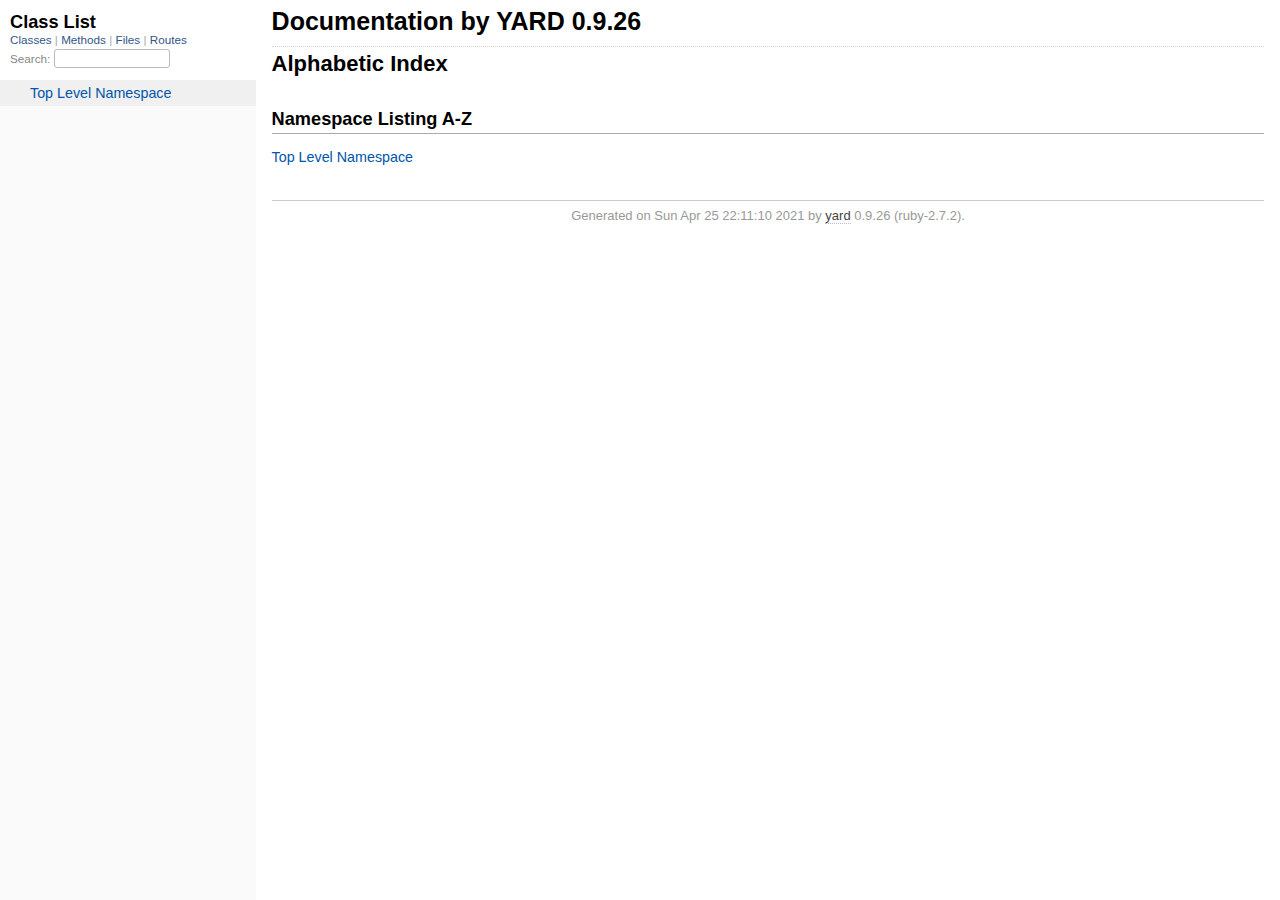
<file: doc/index.html>
<!DOCTYPE html>
<html>
  <head>
    <meta charset="utf-8">
<meta name="viewport" content="width=device-width, initial-scale=1.0">
<title>
  Documentation by YARD 0.9.26
  
</title>

  <link rel="stylesheet" href="css/style.css" type="text/css" />

  <link rel="stylesheet" href="css/common.css" type="text/css" />

<script type="text/javascript">
  pathId = null;
  relpath = '';
</script>


  <script type="text/javascript" charset="utf-8" src="js/jquery.js"></script>

  <script type="text/javascript" charset="utf-8" src="js/app.js"></script>

  <script type="text/javascript" charset="utf-8" src="js/custom.js"></script>


  </head>
  <body>
    <div class="nav_wrap">
      <iframe id="nav" src="class_list.html?1"></iframe>
      <div id="resizer"></div>
    </div>

    <div id="main" tabindex="-1">
      <div id="header">
        <div id="menu">
  
</div>

        <div id="search">
  
    <a class="full_list_link" id="class_list_link"
        href="class_list.html">

        <svg width="24" height="24">
          <rect x="0" y="4" width="24" height="4" rx="1" ry="1"></rect>
          <rect x="0" y="12" width="24" height="4" rx="1" ry="1"></rect>
          <rect x="0" y="20" width="24" height="4" rx="1" ry="1"></rect>
        </svg>
    </a>
  
</div>
        <div class="clear"></div>
      </div>

      <div id="content"><h1 class="noborder title">Documentation by YARD 0.9.26</h1>
<div id="listing">
  <h1 class="alphaindex">Alphabetic Index</h1>
  
<div class="clear"></div>
<h2>Namespace Listing A-Z</h2>


  <ul class="toplevel"><li><span class='object_link'><a href="top-level-namespace.html" title="Top Level Namespace (root)">Top Level Namespace</a></span></li></ul>



<table>
  <tr>
    <td valign='top' width="33%">
      
    </td>
  </tr>
</table>

</div>

</div>

      <div id="footer">
  Generated on Sun Apr 25 22:11:10 2021 by
  <a href="http://yardoc.org" title="Yay! A Ruby Documentation Tool" target="_parent">yard</a>
  0.9.26 (ruby-2.7.2).
</div>

    </div>
  </body>
</html>
</file>
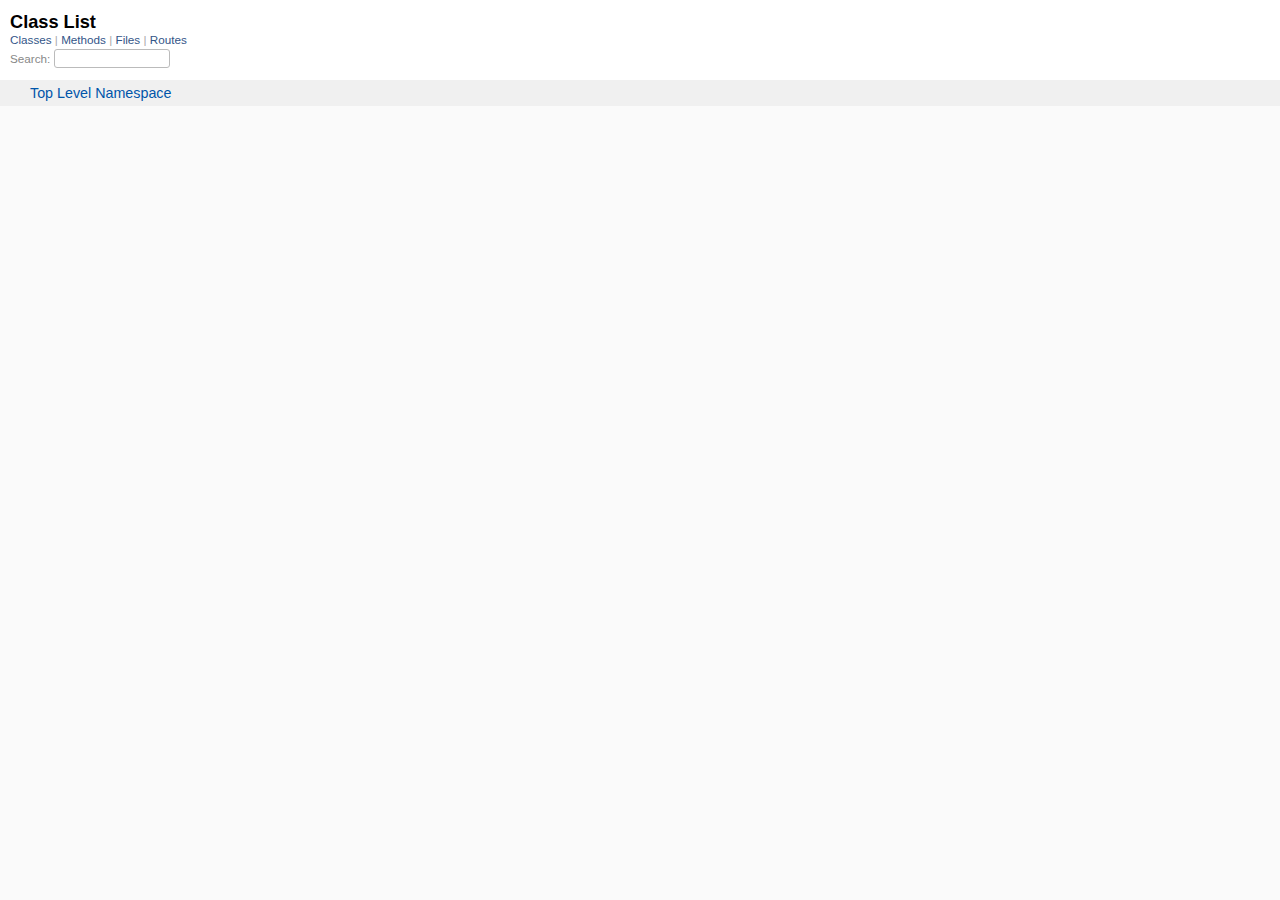
<file: doc/class_list.html>
<!DOCTYPE html>
<html>
  <head>
    <meta name="viewport" content="width=device-width, initial-scale=1.0">
    <meta charset="utf-8" />
    
      <link rel="stylesheet" href="css/full_list.css" type="text/css" media="screen" />
    
      <link rel="stylesheet" href="css/common.css" type="text/css" media="screen" />
    

    
      <script type="text/javascript" charset="utf-8" src="js/jquery.js"></script>
    
      <script type="text/javascript" charset="utf-8" src="js/full_list.js"></script>
    

    <title>Class List</title>
    <base id="base_target" target="_parent" />
  </head>
  <body>
    <div id="content">
      <div class="fixed_header">
        <h1 id="full_list_header">Class List</h1>
        <div id="full_list_nav">
          
            <span><a target="_self" href="class_list.html">
              Classes
            </a></span>
          
            <span><a target="_self" href="method_list.html">
              Methods
            </a></span>
          
            <span><a target="_self" href="file_list.html">
              Files
            </a></span>
          
            <span><a target="_self" href="route_list.html">
              Routes
            </a></span>
          
        </div>

        <div id="search">Search: <input type="text" /></div>
      </div>

      <ul id="full_list" class="class">
        <li id="object_" class="odd"><div class="item" style="padding-left:30px"><span class='object_link'><a href="top-level-namespace.html" title="Top Level Namespace (root)">Top Level Namespace</a></span></div></li>


      </ul>
    </div>
  </body>
</html>
</file>
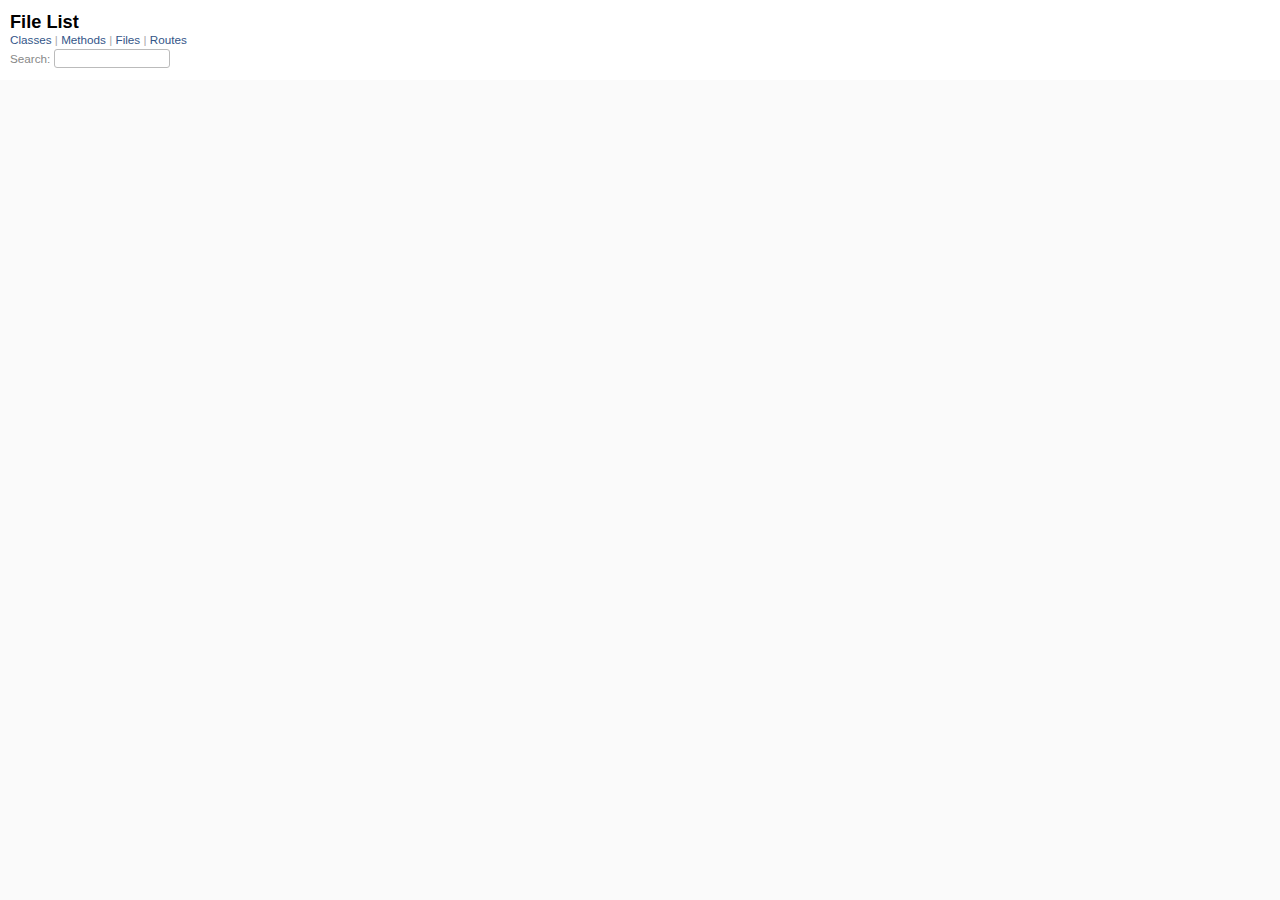
<file: doc/file_list.html>
<!DOCTYPE html>
<html>
  <head>
    <meta name="viewport" content="width=device-width, initial-scale=1.0">
    <meta charset="utf-8" />
    
      <link rel="stylesheet" href="css/full_list.css" type="text/css" media="screen" />
    
      <link rel="stylesheet" href="css/common.css" type="text/css" media="screen" />
    

    
      <script type="text/javascript" charset="utf-8" src="js/jquery.js"></script>
    
      <script type="text/javascript" charset="utf-8" src="js/full_list.js"></script>
    

    <title>File List</title>
    <base id="base_target" target="_parent" />
  </head>
  <body>
    <div id="content">
      <div class="fixed_header">
        <h1 id="full_list_header">File List</h1>
        <div id="full_list_nav">
          
            <span><a target="_self" href="class_list.html">
              Classes
            </a></span>
          
            <span><a target="_self" href="method_list.html">
              Methods
            </a></span>
          
            <span><a target="_self" href="file_list.html">
              Files
            </a></span>
          
            <span><a target="_self" href="route_list.html">
              Routes
            </a></span>
          
        </div>

        <div id="search">Search: <input type="text" /></div>
      </div>

      <ul id="full_list" class="file">
        


      </ul>
    </div>
  </body>
</html>
</file>
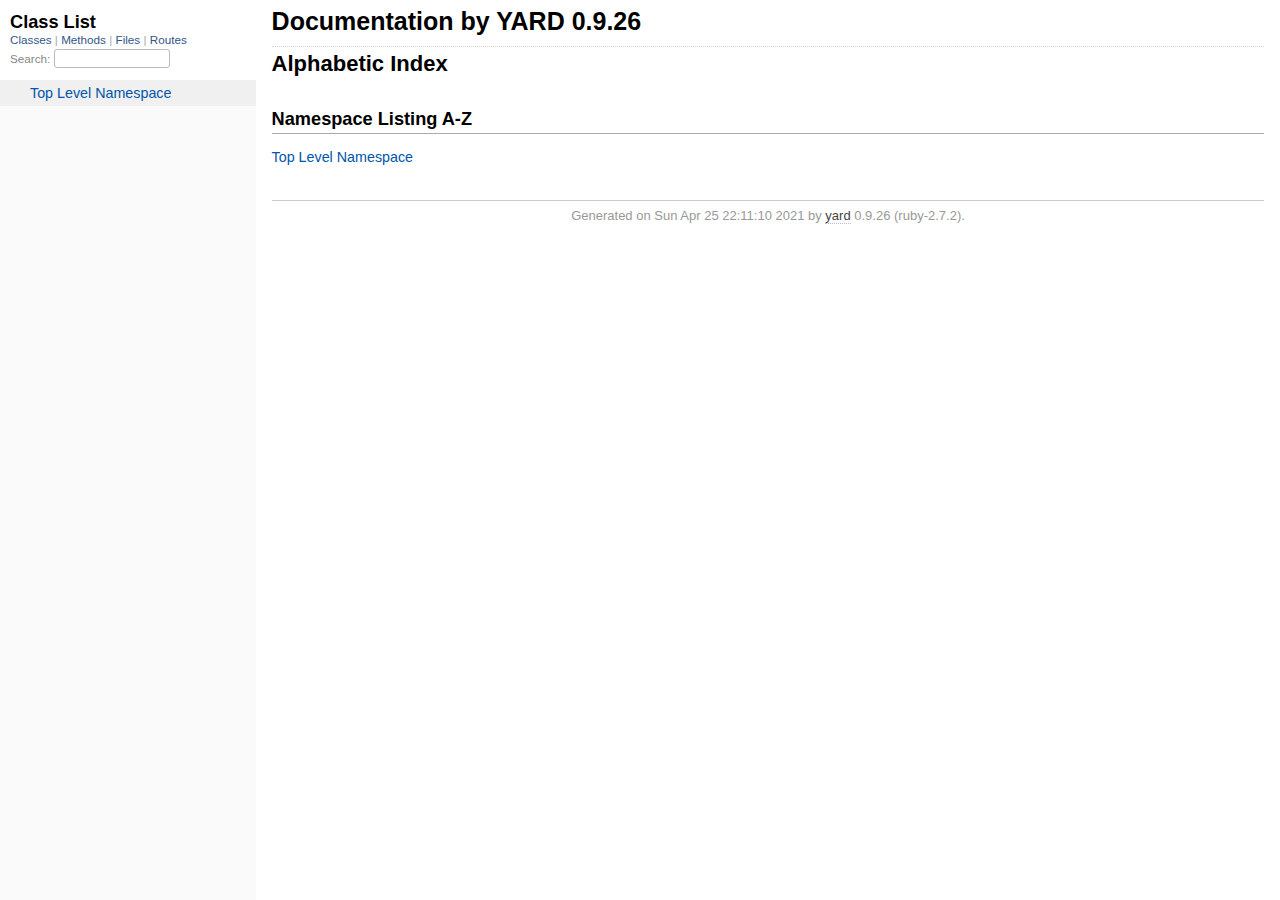
<file: doc/frames.html>
<!DOCTYPE html>
<html>
<head>
  <meta charset="utf-8">
	<title>Documentation by YARD 0.9.26</title>
</head>
<script type="text/javascript">
  var match = unescape(window.location.hash).match(/^#!(.+)/);
  var name = match ? match[1] : 'index.html';
  name = name.replace(/^(\w+):\/\//, '').replace(/^\/\//, '');
  window.top.location = name;
</script>
<noscript>
  <h1>Oops!</h1>
  <h2>YARD requires JavaScript!</h2>
</noscript>
</html>
</file>
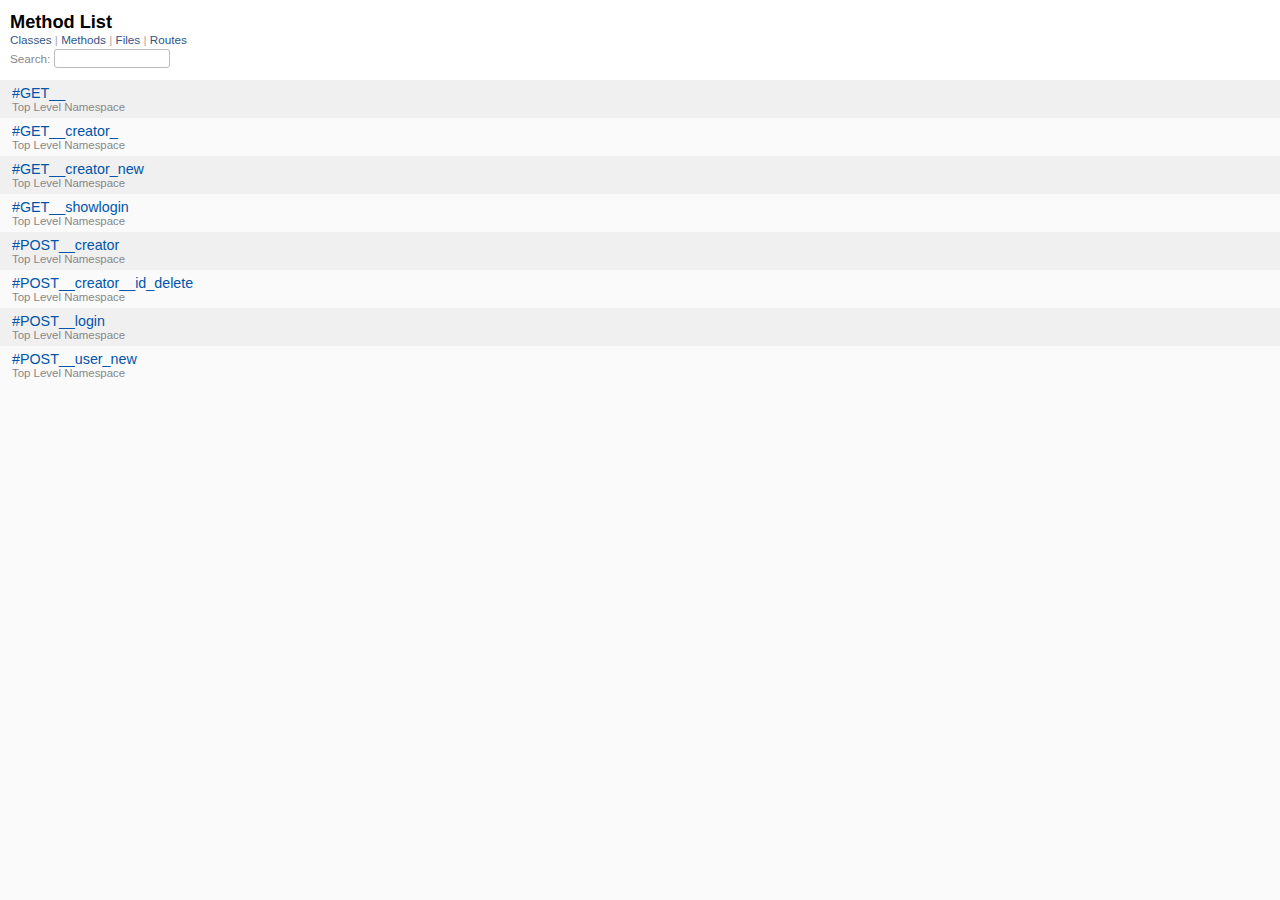
<file: doc/method_list.html>
<!DOCTYPE html>
<html>
  <head>
    <meta name="viewport" content="width=device-width, initial-scale=1.0">
    <meta charset="utf-8" />
    
      <link rel="stylesheet" href="css/full_list.css" type="text/css" media="screen" />
    
      <link rel="stylesheet" href="css/common.css" type="text/css" media="screen" />
    

    
      <script type="text/javascript" charset="utf-8" src="js/jquery.js"></script>
    
      <script type="text/javascript" charset="utf-8" src="js/full_list.js"></script>
    

    <title>Method List</title>
    <base id="base_target" target="_parent" />
  </head>
  <body>
    <div id="content">
      <div class="fixed_header">
        <h1 id="full_list_header">Method List</h1>
        <div id="full_list_nav">
          
            <span><a target="_self" href="class_list.html">
              Classes
            </a></span>
          
            <span><a target="_self" href="method_list.html">
              Methods
            </a></span>
          
            <span><a target="_self" href="file_list.html">
              Files
            </a></span>
          
            <span><a target="_self" href="route_list.html">
              Routes
            </a></span>
          
        </div>

        <div id="search">Search: <input type="text" /></div>
      </div>

      <ul id="full_list" class="method">
        

  <li class="odd ">
    <div class="item">
      <span class='object_link'><a href="top-level-namespace.html#GET__-instance_method" title="#GET__ (method)">#GET__</a></span>
      <small>Top Level Namespace</small>
    </div>
  </li>
  

  <li class="even ">
    <div class="item">
      <span class='object_link'><a href="top-level-namespace.html#GET__creator_-instance_method" title="#GET__creator_ (method)">#GET__creator_</a></span>
      <small>Top Level Namespace</small>
    </div>
  </li>
  

  <li class="odd ">
    <div class="item">
      <span class='object_link'><a href="top-level-namespace.html#GET__creator_new-instance_method" title="#GET__creator_new (method)">#GET__creator_new</a></span>
      <small>Top Level Namespace</small>
    </div>
  </li>
  

  <li class="even ">
    <div class="item">
      <span class='object_link'><a href="top-level-namespace.html#GET__showlogin-instance_method" title="#GET__showlogin (method)">#GET__showlogin</a></span>
      <small>Top Level Namespace</small>
    </div>
  </li>
  

  <li class="odd ">
    <div class="item">
      <span class='object_link'><a href="top-level-namespace.html#POST__creator-instance_method" title="#POST__creator (method)">#POST__creator</a></span>
      <small>Top Level Namespace</small>
    </div>
  </li>
  

  <li class="even ">
    <div class="item">
      <span class='object_link'><a href="top-level-namespace.html#POST__creator__id_delete-instance_method" title="#POST__creator__id_delete (method)">#POST__creator__id_delete</a></span>
      <small>Top Level Namespace</small>
    </div>
  </li>
  

  <li class="odd ">
    <div class="item">
      <span class='object_link'><a href="top-level-namespace.html#POST__login-instance_method" title="#POST__login (method)">#POST__login</a></span>
      <small>Top Level Namespace</small>
    </div>
  </li>
  

  <li class="even ">
    <div class="item">
      <span class='object_link'><a href="top-level-namespace.html#POST__user_new-instance_method" title="#POST__user_new (method)">#POST__user_new</a></span>
      <small>Top Level Namespace</small>
    </div>
  </li>
  


      </ul>
    </div>
  </body>
</html>
</file>
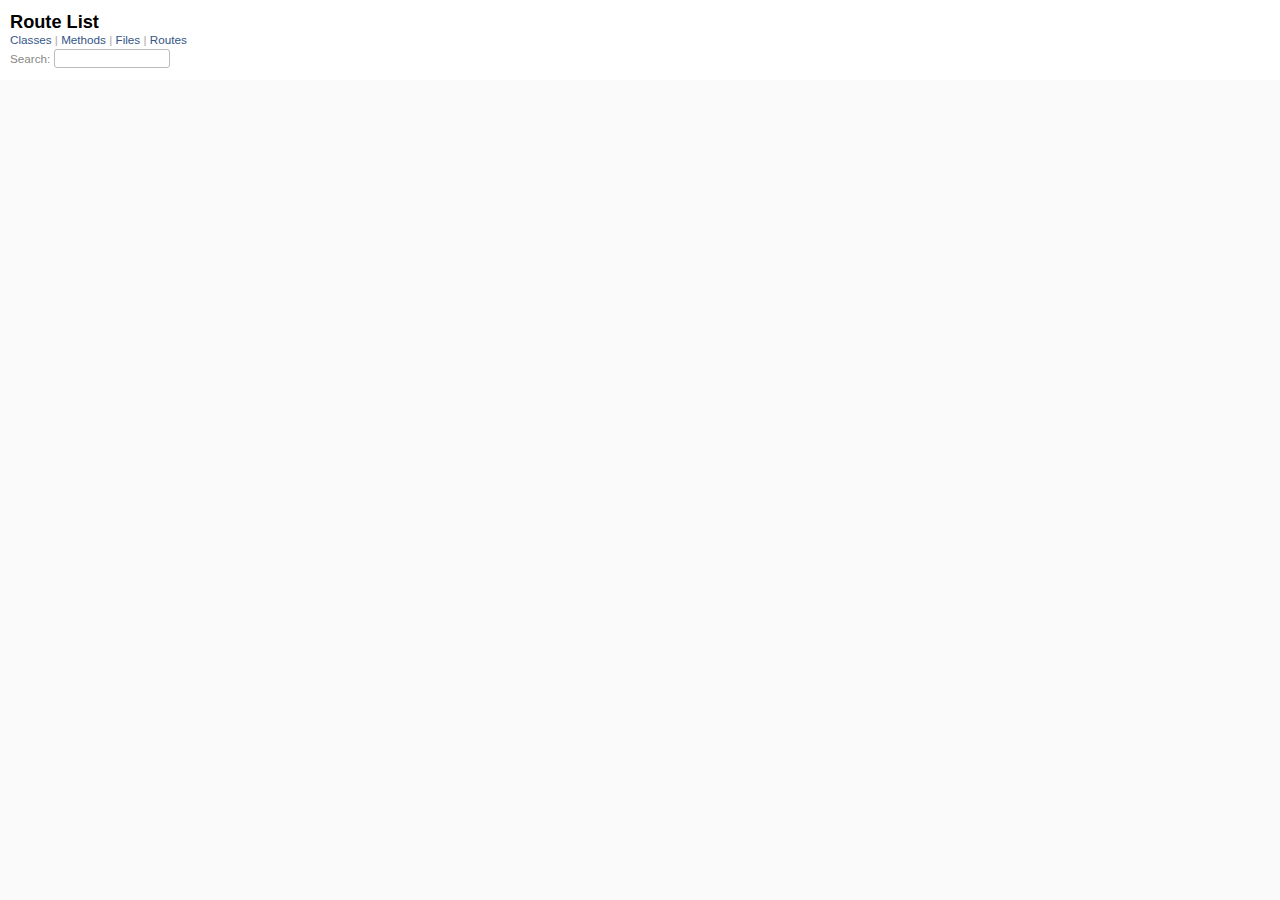
<file: doc/route_list.html>
<!DOCTYPE html>
<html>
  <head>
    <meta name="viewport" content="width=device-width, initial-scale=1.0">
    <meta charset="utf-8" />
    
      <link rel="stylesheet" href="css/full_list.css" type="text/css" media="screen" />
    
      <link rel="stylesheet" href="css/common.css" type="text/css" media="screen" />
    

    
      <script type="text/javascript" charset="utf-8" src="js/jquery.js"></script>
    
      <script type="text/javascript" charset="utf-8" src="js/full_list.js"></script>
    

    <title>Route List</title>
    <base id="base_target" target="_parent" />
  </head>
  <body>
    <div id="content">
      <div class="fixed_header">
        <h1 id="full_list_header">Route List</h1>
        <div id="full_list_nav">
          
            <span><a target="_self" href="class_list.html">
              Classes
            </a></span>
          
            <span><a target="_self" href="method_list.html">
              Methods
            </a></span>
          
            <span><a target="_self" href="file_list.html">
              Files
            </a></span>
          
            <span><a target="_self" href="route_list.html">
              Routes
            </a></span>
          
        </div>

        <div id="search">Search: <input type="text" /></div>
      </div>

      <ul id="full_list" class="class">
        


      </ul>
    </div>
  </body>
</html>
</file>
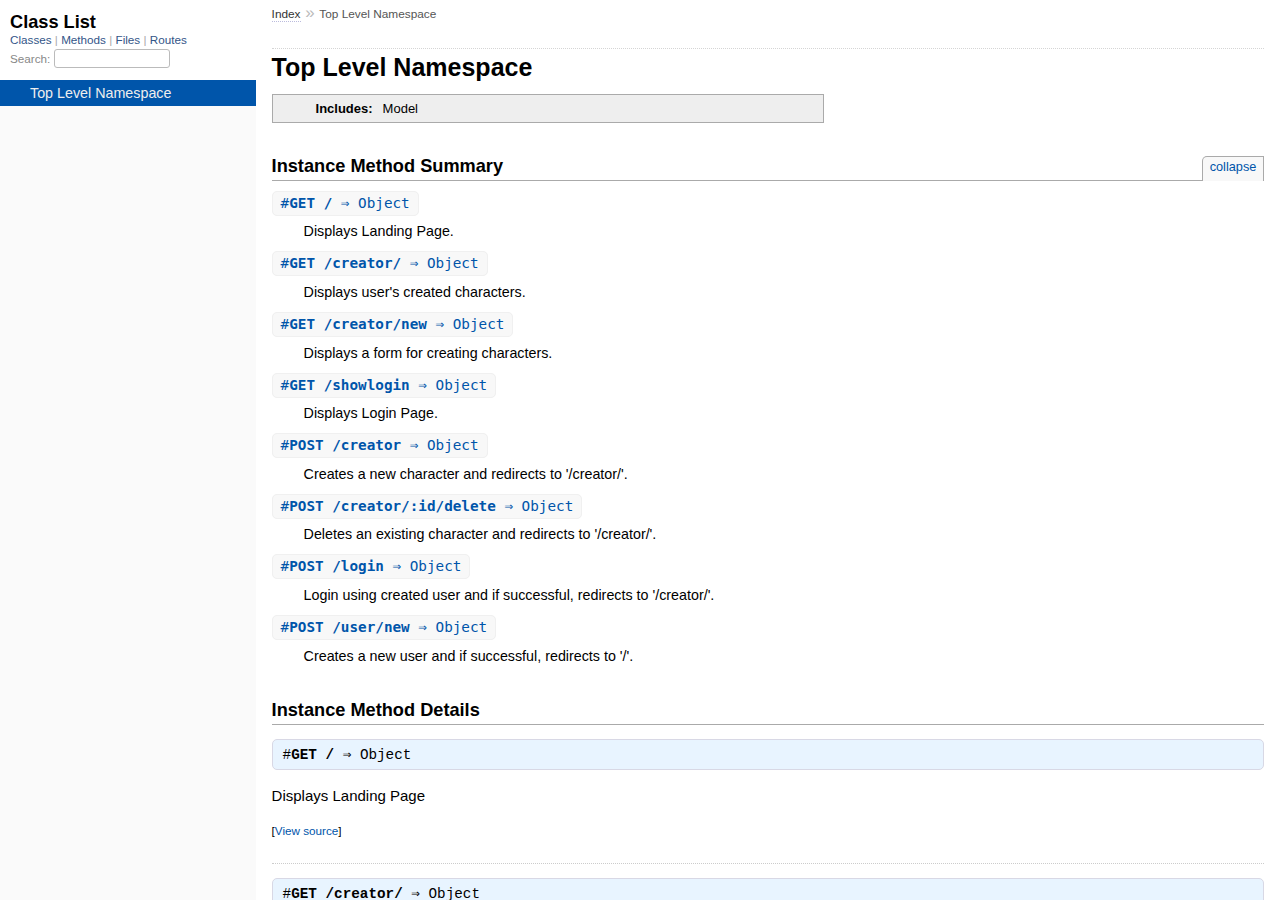
<file: doc/top-level-namespace.html>
<!DOCTYPE html>
<html>
  <head>
    <meta charset="utf-8">
<meta name="viewport" content="width=device-width, initial-scale=1.0">
<title>
  Top Level Namespace
  
    &mdash; Documentation by YARD 0.9.26
  
</title>

  <link rel="stylesheet" href="css/style.css" type="text/css" />

  <link rel="stylesheet" href="css/common.css" type="text/css" />

<script type="text/javascript">
  pathId = "";
  relpath = '';
</script>


  <script type="text/javascript" charset="utf-8" src="js/jquery.js"></script>

  <script type="text/javascript" charset="utf-8" src="js/app.js"></script>

  <script type="text/javascript" charset="utf-8" src="js/custom.js"></script>


  </head>
  <body>
    <div class="nav_wrap">
      <iframe id="nav" src="class_list.html?1"></iframe>
      <div id="resizer"></div>
    </div>

    <div id="main" tabindex="-1">
      <div id="header">
        <div id="menu">
  
    <a href="_index.html">Index</a> &raquo;
    
    
    <span class="title">Top Level Namespace</span>
  
</div>

        <div id="search">
  
    <a class="full_list_link" id="class_list_link"
        href="class_list.html">

        <svg width="24" height="24">
          <rect x="0" y="4" width="24" height="4" rx="1" ry="1"></rect>
          <rect x="0" y="12" width="24" height="4" rx="1" ry="1"></rect>
          <rect x="0" y="20" width="24" height="4" rx="1" ry="1"></rect>
        </svg>
    </a>
  
</div>
        <div class="clear"></div>
      </div>

      <div id="content"><h1>Top Level Namespace
  
  
  
</h1>
<div class="box_info">
  

  
  
  
  
  <dl>
      <dt>Includes:</dt>
      <dd>Model</dd>
  </dl>
  
  

  

  
</div>








  
    <h2>
      Instance Method Summary
      <small><a href="#" class="summary_toggle">collapse</a></small>
    </h2>

    <ul class="summary">
      
        <li class="public ">
  <span class="summary_signature">
    
      <a href="top-level-namespace.html#GET__-instance_method" title="#GET / (instance method)">#<strong>GET /</strong>  &#x21d2; Object </a>
    

    
  </span>
  
  
  
  
  
  
  

  
    <span class="summary_desc"><div class='inline'>
<p>Displays Landing Page.</p>
</div></span>
  
</li>

      
        <li class="public ">
  <span class="summary_signature">
    
      <a href="top-level-namespace.html#GET__creator_-instance_method" title="#GET /creator/ (instance method)">#<strong>GET /creator/</strong>  &#x21d2; Object </a>
    

    
  </span>
  
  
  
  
  
  
  

  
    <span class="summary_desc"><div class='inline'>
<p>Displays user&#39;s created characters.</p>
</div></span>
  
</li>

      
        <li class="public ">
  <span class="summary_signature">
    
      <a href="top-level-namespace.html#GET__creator_new-instance_method" title="#GET /creator/new (instance method)">#<strong>GET /creator/new</strong>  &#x21d2; Object </a>
    

    
  </span>
  
  
  
  
  
  
  

  
    <span class="summary_desc"><div class='inline'>
<p>Displays a form for creating characters.</p>
</div></span>
  
</li>

      
        <li class="public ">
  <span class="summary_signature">
    
      <a href="top-level-namespace.html#GET__showlogin-instance_method" title="#GET /showlogin (instance method)">#<strong>GET /showlogin</strong>  &#x21d2; Object </a>
    

    
  </span>
  
  
  
  
  
  
  

  
    <span class="summary_desc"><div class='inline'>
<p>Displays Login Page.</p>
</div></span>
  
</li>

      
        <li class="public ">
  <span class="summary_signature">
    
      <a href="top-level-namespace.html#POST__creator-instance_method" title="#POST /creator (instance method)">#<strong>POST /creator</strong>  &#x21d2; Object </a>
    

    
  </span>
  
  
  
  
  
  
  

  
    <span class="summary_desc"><div class='inline'>
<p>Creates a new character and redirects to &#39;/creator/&#39;.</p>
</div></span>
  
</li>

      
        <li class="public ">
  <span class="summary_signature">
    
      <a href="top-level-namespace.html#POST__creator__id_delete-instance_method" title="#POST /creator/:id/delete (instance method)">#<strong>POST /creator/:id/delete</strong>  &#x21d2; Object </a>
    

    
  </span>
  
  
  
  
  
  
  

  
    <span class="summary_desc"><div class='inline'>
<p>Deletes an existing character and redirects to &#39;/creator/&#39;.</p>
</div></span>
  
</li>

      
        <li class="public ">
  <span class="summary_signature">
    
      <a href="top-level-namespace.html#POST__login-instance_method" title="#POST /login (instance method)">#<strong>POST /login</strong>  &#x21d2; Object </a>
    

    
  </span>
  
  
  
  
  
  
  

  
    <span class="summary_desc"><div class='inline'>
<p>Login using created user and if successful, redirects to &#39;/creator/&#39;.</p>
</div></span>
  
</li>

      
        <li class="public ">
  <span class="summary_signature">
    
      <a href="top-level-namespace.html#POST__user_new-instance_method" title="#POST /user/new (instance method)">#<strong>POST /user/new</strong>  &#x21d2; Object </a>
    

    
  </span>
  
  
  
  
  
  
  

  
    <span class="summary_desc"><div class='inline'>
<p>Creates a new user and if successful, redirects to &#39;/&#39;.</p>
</div></span>
  
</li>

      
    </ul>
  


  

  <div id="instance_method_details" class="method_details_list">
    <h2>Instance Method Details</h2>

    
      <div class="method_details first">
  <h3 class="signature first" id="GET__-instance_method">
  
    #<strong>GET /</strong>  &#x21d2; <tt>Object</tt> 
  

  

  
</h3><div class="docstring">
  <div class="discussion">
    
<p>Displays Landing Page</p>


  </div>
</div>
<div class="tags">
  



</div><table class="source_code">
  <tr>
    <td>
      <pre class="lines">


10
11
12</pre>
    </td>
    <td>
      <pre class="code"><span class="info file"># File 'app.rb', line 10</span>

<span class='id identifier rubyid_get'>get</span><span class='lparen'>(</span><span class='tstring'><span class='tstring_beg'>&#39;</span><span class='tstring_content'>/</span><span class='tstring_end'>&#39;</span></span><span class='rparen'>)</span> <span class='kw'>do</span>
    <span class='id identifier rubyid_slim'>slim</span><span class='lparen'>(</span><span class='symbol'>:register</span><span class='rparen'>)</span>
<span class='kw'>end</span></pre>
    </td>
  </tr>
</table>
</div>
    
      <div class="method_details ">
  <h3 class="signature " id="GET__creator_-instance_method">
  
    #<strong>GET /creator/</strong>  &#x21d2; <tt>Object</tt> 
  

  

  
</h3><div class="docstring">
  <div class="discussion">
    
<p>Displays user&#39;s created characters</p>


  </div>
</div>
<div class="tags">
  



</div><table class="source_code">
  <tr>
    <td>
      <pre class="lines">


65
66
67
68
69
70
71</pre>
    </td>
    <td>
      <pre class="code"><span class="info file"># File 'app.rb', line 65</span>

<span class='id identifier rubyid_get'>get</span><span class='lparen'>(</span><span class='tstring'><span class='tstring_beg'>&#39;</span><span class='tstring_content'>/creator/</span><span class='tstring_end'>&#39;</span></span><span class='rparen'>)</span> <span class='kw'>do</span>
    <span class='id identifier rubyid_id'>id</span> <span class='op'>=</span> <span class='id identifier rubyid_session'>session</span><span class='lbracket'>[</span><span class='symbol'>:id</span><span class='rbracket'>]</span><span class='period'>.</span><span class='id identifier rubyid_to_i'>to_i</span>
    <span class='id identifier rubyid_db'>db</span> <span class='op'>=</span> <span class='const'>SQLite3</span><span class='op'>::</span><span class='const'>Database</span><span class='period'>.</span><span class='id identifier rubyid_new'>new</span><span class='lparen'>(</span><span class='tstring'><span class='tstring_beg'>&#39;</span><span class='tstring_content'>db/charactercreator.db</span><span class='tstring_end'>&#39;</span></span><span class='rparen'>)</span>
    <span class='id identifier rubyid_db'>db</span><span class='period'>.</span><span class='id identifier rubyid_results_as_hash'>results_as_hash</span> <span class='op'>=</span> <span class='kw'>true</span>
    <span class='id identifier rubyid_result'>result</span> <span class='op'>=</span> <span class='id identifier rubyid_db'>db</span><span class='period'>.</span><span class='id identifier rubyid_execute'>execute</span><span class='lparen'>(</span><span class='tstring'><span class='tstring_beg'>&quot;</span><span class='tstring_content'>SELECT * FROM character WHERE user_id = ?</span><span class='tstring_end'>&quot;</span></span><span class='comma'>,</span><span class='id identifier rubyid_id'>id</span><span class='rparen'>)</span>
    <span class='id identifier rubyid_slim'>slim</span><span class='lparen'>(</span><span class='symbol'>:&quot;creator/index&quot;</span><span class='comma'>,</span><span class='label'>locals:</span><span class='lbrace'>{</span><span class='label'>character:</span><span class='id identifier rubyid_result'>result</span><span class='rbrace'>}</span><span class='rparen'>)</span>
<span class='kw'>end</span></pre>
    </td>
  </tr>
</table>
</div>
    
      <div class="method_details ">
  <h3 class="signature " id="GET__creator_new-instance_method">
  
    #<strong>GET /creator/new</strong>  &#x21d2; <tt>Object</tt> 
  

  

  
</h3><div class="docstring">
  <div class="discussion">
    
<p>Displays a form for creating characters</p>


  </div>
</div>
<div class="tags">
  



</div><table class="source_code">
  <tr>
    <td>
      <pre class="lines">


75
76
77
78
79
80
81
82</pre>
    </td>
    <td>
      <pre class="code"><span class="info file"># File 'app.rb', line 75</span>

<span class='id identifier rubyid_get'>get</span><span class='lparen'>(</span><span class='tstring'><span class='tstring_beg'>&#39;</span><span class='tstring_content'>/creator/new</span><span class='tstring_end'>&#39;</span></span><span class='rparen'>)</span> <span class='kw'>do</span>
    <span class='id identifier rubyid_id'>id</span> <span class='op'>=</span> <span class='id identifier rubyid_session'>session</span><span class='lbracket'>[</span><span class='symbol'>:id</span><span class='rbracket'>]</span><span class='period'>.</span><span class='id identifier rubyid_to_i'>to_i</span>
    <span class='id identifier rubyid_db'>db</span> <span class='op'>=</span> <span class='const'>SQLite3</span><span class='op'>::</span><span class='const'>Database</span><span class='period'>.</span><span class='id identifier rubyid_new'>new</span><span class='lparen'>(</span><span class='tstring'><span class='tstring_beg'>&#39;</span><span class='tstring_content'>db/charactercreator.db</span><span class='tstring_end'>&#39;</span></span><span class='rparen'>)</span>
    <span class='id identifier rubyid_db'>db</span><span class='period'>.</span><span class='id identifier rubyid_results_as_hash'>results_as_hash</span> <span class='op'>=</span> <span class='kw'>true</span>
    <span class='id identifier rubyid_result'>result</span> <span class='op'>=</span> <span class='id identifier rubyid_db'>db</span><span class='period'>.</span><span class='id identifier rubyid_execute'>execute</span><span class='lparen'>(</span><span class='tstring'><span class='tstring_beg'>&quot;</span><span class='tstring_content'>SELECT * FROM race</span><span class='tstring_end'>&quot;</span></span><span class='rparen'>)</span>
    <span class='id identifier rubyid_result2'>result2</span> <span class='op'>=</span> <span class='id identifier rubyid_db'>db</span><span class='period'>.</span><span class='id identifier rubyid_execute'>execute</span><span class='lparen'>(</span><span class='tstring'><span class='tstring_beg'>&quot;</span><span class='tstring_content'>SELECT * FROM klass</span><span class='tstring_end'>&quot;</span></span><span class='rparen'>)</span>
    <span class='id identifier rubyid_slim'>slim</span><span class='lparen'>(</span><span class='symbol'>:&quot;creator/new&quot;</span><span class='comma'>,</span><span class='label'>locals:</span><span class='lbrace'>{</span><span class='label'>race:</span><span class='id identifier rubyid_result'>result</span><span class='comma'>,</span><span class='label'>klass:</span><span class='id identifier rubyid_result2'>result2</span><span class='rbrace'>}</span><span class='rparen'>)</span>
<span class='kw'>end</span></pre>
    </td>
  </tr>
</table>
</div>
    
      <div class="method_details ">
  <h3 class="signature " id="GET__showlogin-instance_method">
  
    #<strong>GET /showlogin</strong>  &#x21d2; <tt>Object</tt> 
  

  

  
</h3><div class="docstring">
  <div class="discussion">
    
<p>Displays Login Page</p>


  </div>
</div>
<div class="tags">
  



</div><table class="source_code">
  <tr>
    <td>
      <pre class="lines">


16
17
18</pre>
    </td>
    <td>
      <pre class="code"><span class="info file"># File 'app.rb', line 16</span>

<span class='id identifier rubyid_get'>get</span><span class='lparen'>(</span><span class='tstring'><span class='tstring_beg'>&#39;</span><span class='tstring_content'>/showlogin</span><span class='tstring_end'>&#39;</span></span><span class='rparen'>)</span> <span class='kw'>do</span>
    <span class='id identifier rubyid_slim'>slim</span><span class='lparen'>(</span><span class='symbol'>:login</span><span class='rparen'>)</span>
<span class='kw'>end</span></pre>
    </td>
  </tr>
</table>
</div>
    
      <div class="method_details ">
  <h3 class="signature " id="POST__creator-instance_method">
  
    #<strong>POST /creator</strong>  &#x21d2; <tt>Object</tt> 
  

  

  
</h3><div class="docstring">
  <div class="discussion">
    
<p>Creates a new character and redirects to &#39;/creator/&#39;</p>


  </div>
</div>
<div class="tags">
  <p class="tag_title">Parameters:</p>
<ul class="param">
  
    <li>
      
        <span class='name'>race,</span>
      
      
        <span class='type'>(<tt>String</tt>)</span>
      
      
      
        &mdash;
        <div class='inline'>
<p>the character&#39;s race</p>
</div>
      
    </li>
  
    <li>
      
        <span class='name'>klass,</span>
      
      
        <span class='type'>(<tt>String</tt>)</span>
      
      
      
        &mdash;
        <div class='inline'>
<p>the character&#39;s class</p>
</div>
      
    </li>
  
    <li>
      
        <span class='name'>name,</span>
      
      
        <span class='type'>(<tt>String</tt>)</span>
      
      
      
        &mdash;
        <div class='inline'>
<p>the character&#39;s name</p>
</div>
      
    </li>
  
    <li>
      
        <span class='name'>age,</span>
      
      
        <span class='type'>(<tt>Integer</tt>)</span>
      
      
      
        &mdash;
        <div class='inline'>
<p>the character&#39;s age</p>
</div>
      
    </li>
  
    <li>
      
        <span class='name'>spec,</span>
      
      
        <span class='type'>(<tt>String</tt>)</span>
      
      
      
        &mdash;
        <div class='inline'>
<p>the character&#39;s specialization</p>
</div>
      
    </li>
  
</ul>




</div><table class="source_code">
  <tr>
    <td>
      <pre class="lines">


92
93
94
95
96
97
98
99
100
101
102
103
104
105</pre>
    </td>
    <td>
      <pre class="code"><span class="info file"># File 'app.rb', line 92</span>

<span class='id identifier rubyid_post'>post</span><span class='lparen'>(</span><span class='tstring'><span class='tstring_beg'>&#39;</span><span class='tstring_content'>/creator</span><span class='tstring_end'>&#39;</span></span><span class='rparen'>)</span> <span class='kw'>do</span>
    <span class='id identifier rubyid_db'>db</span> <span class='op'>=</span> <span class='const'>SQLite3</span><span class='op'>::</span><span class='const'>Database</span><span class='period'>.</span><span class='id identifier rubyid_new'>new</span><span class='lparen'>(</span><span class='tstring'><span class='tstring_beg'>&#39;</span><span class='tstring_content'>db/charactercreator.db</span><span class='tstring_end'>&#39;</span></span><span class='rparen'>)</span>
    <span class='id identifier rubyid_id'>id</span> <span class='op'>=</span> <span class='id identifier rubyid_session'>session</span><span class='lbracket'>[</span><span class='symbol'>:id</span><span class='rbracket'>]</span><span class='period'>.</span><span class='id identifier rubyid_to_i'>to_i</span>
    <span class='id identifier rubyid_race'>race</span> <span class='op'>=</span> <span class='id identifier rubyid_params'>params</span><span class='lbracket'>[</span><span class='symbol'>:race</span><span class='rbracket'>]</span>
    <span class='id identifier rubyid_klass'>klass</span> <span class='op'>=</span> <span class='id identifier rubyid_params'>params</span><span class='lbracket'>[</span><span class='symbol'>:klass</span><span class='rbracket'>]</span>
    <span class='id identifier rubyid_name'>name</span> <span class='op'>=</span> <span class='id identifier rubyid_params'>params</span><span class='lbracket'>[</span><span class='symbol'>:name</span><span class='rbracket'>]</span>
    <span class='id identifier rubyid_age'>age</span> <span class='op'>=</span> <span class='id identifier rubyid_params'>params</span><span class='lbracket'>[</span><span class='symbol'>:age</span><span class='rbracket'>]</span>

    <span class='id identifier rubyid_klass_id'>klass_id</span> <span class='op'>=</span> <span class='id identifier rubyid_db'>db</span><span class='period'>.</span><span class='id identifier rubyid_execute'>execute</span><span class='lparen'>(</span><span class='tstring'><span class='tstring_beg'>&quot;</span><span class='tstring_content'>SELECT id FROM klass WHERE class_name = ?</span><span class='tstring_end'>&quot;</span></span><span class='comma'>,</span><span class='id identifier rubyid_klass'>klass</span><span class='rparen'>)</span>

    <span class='id identifier rubyid_spec'>spec</span> <span class='op'>=</span> <span class='id identifier rubyid_db'>db</span><span class='period'>.</span><span class='id identifier rubyid_execute'>execute</span><span class='lparen'>(</span><span class='tstring'><span class='tstring_beg'>&quot;</span><span class='tstring_content'>SELECT spec.spec_name FROM klass_spec_relation INNER JOIN spec ON klass_spec_relation.spec_id = spec.id WHERE klass_id = ?</span><span class='tstring_end'>&quot;</span></span><span class='comma'>,</span><span class='id identifier rubyid_klass_id'>klass_id</span><span class='rparen'>)</span>
    <span class='id identifier rubyid_character'>character</span> <span class='op'>=</span> <span class='id identifier rubyid_db'>db</span><span class='period'>.</span><span class='id identifier rubyid_execute'>execute</span><span class='lparen'>(</span><span class='tstring'><span class='tstring_beg'>&quot;</span><span class='tstring_content'>INSERT INTO character(name,age,race,klass,spec,user_id) VALUES(?,?,?,?,?,?)</span><span class='tstring_end'>&quot;</span></span><span class='comma'>,</span><span class='id identifier rubyid_name'>name</span><span class='comma'>,</span><span class='id identifier rubyid_age'>age</span><span class='comma'>,</span><span class='id identifier rubyid_race'>race</span><span class='comma'>,</span><span class='id identifier rubyid_klass'>klass</span><span class='comma'>,</span><span class='id identifier rubyid_spec'>spec</span><span class='comma'>,</span><span class='id identifier rubyid_id'>id</span><span class='rparen'>)</span>
    <span class='id identifier rubyid_redirect'>redirect</span><span class='lparen'>(</span><span class='tstring'><span class='tstring_beg'>&#39;</span><span class='tstring_content'>/creator/</span><span class='tstring_end'>&#39;</span></span><span class='rparen'>)</span>
<span class='kw'>end</span></pre>
    </td>
  </tr>
</table>
</div>
    
      <div class="method_details ">
  <h3 class="signature " id="POST__creator__id_delete-instance_method">
  
    #<strong>POST /creator/:id/delete</strong>  &#x21d2; <tt>Object</tt> 
  

  

  
</h3><div class="docstring">
  <div class="discussion">
    
<p>Deletes an existing character and redirects to &#39;/creator/&#39;</p>


  </div>
</div>
<div class="tags">
  



</div><table class="source_code">
  <tr>
    <td>
      <pre class="lines">


109
110
111
112
113
114</pre>
    </td>
    <td>
      <pre class="code"><span class="info file"># File 'app.rb', line 109</span>

<span class='id identifier rubyid_post'>post</span><span class='lparen'>(</span><span class='tstring'><span class='tstring_beg'>&#39;</span><span class='tstring_content'>/creator/:id/delete</span><span class='tstring_end'>&#39;</span></span><span class='rparen'>)</span> <span class='kw'>do</span>
    <span class='id identifier rubyid_id'>id</span> <span class='op'>=</span> <span class='id identifier rubyid_params'>params</span><span class='lbracket'>[</span><span class='symbol'>:id</span><span class='rbracket'>]</span><span class='period'>.</span><span class='id identifier rubyid_to_i'>to_i</span>
    <span class='id identifier rubyid_db'>db</span> <span class='op'>=</span> <span class='const'>SQLite3</span><span class='op'>::</span><span class='const'>Database</span><span class='period'>.</span><span class='id identifier rubyid_new'>new</span><span class='lparen'>(</span><span class='tstring'><span class='tstring_beg'>&#39;</span><span class='tstring_content'>db/charactercreator.db</span><span class='tstring_end'>&#39;</span></span><span class='rparen'>)</span>
    <span class='id identifier rubyid_db'>db</span><span class='period'>.</span><span class='id identifier rubyid_execute'>execute</span><span class='lparen'>(</span><span class='tstring'><span class='tstring_beg'>&quot;</span><span class='tstring_content'>DELETE FROM character WHERE id = ?</span><span class='tstring_end'>&quot;</span></span><span class='comma'>,</span><span class='id identifier rubyid_id'>id</span><span class='rparen'>)</span>
    <span class='id identifier rubyid_redirect'>redirect</span><span class='lparen'>(</span><span class='tstring'><span class='tstring_beg'>&#39;</span><span class='tstring_content'>/creator/</span><span class='tstring_end'>&#39;</span></span><span class='rparen'>)</span>
<span class='kw'>end</span></pre>
    </td>
  </tr>
</table>
</div>
    
      <div class="method_details ">
  <h3 class="signature " id="POST__login-instance_method">
  
    #<strong>POST /login</strong>  &#x21d2; <tt>Object</tt> 
  

  

  
</h3><div class="docstring">
  <div class="discussion">
    
<p>Login using created user and if successful, redirects to &#39;/creator/&#39;</p>


  </div>
</div>
<div class="tags">
  <p class="tag_title">Parameters:</p>
<ul class="param">
  
    <li>
      
        <span class='name'>username,</span>
      
      
        <span class='type'>(<tt>String</tt>)</span>
      
      
      
        &mdash;
        <div class='inline'>
<p>the user&#39;s username</p>
</div>
      
    </li>
  
    <li>
      
        <span class='name'>password,</span>
      
      
        <span class='type'>(<tt>String</tt>)</span>
      
      
      
        &mdash;
        <div class='inline'>
<p>the user&#39;s password</p>
</div>
      
    </li>
  
</ul>




</div><table class="source_code">
  <tr>
    <td>
      <pre class="lines">


46
47
48
49
50
51
52
53
54
55
56
57
58
59
60
61</pre>
    </td>
    <td>
      <pre class="code"><span class="info file"># File 'app.rb', line 46</span>

<span class='id identifier rubyid_post'>post</span><span class='lparen'>(</span><span class='tstring'><span class='tstring_beg'>&#39;</span><span class='tstring_content'>/login</span><span class='tstring_end'>&#39;</span></span><span class='rparen'>)</span> <span class='kw'>do</span>
    <span class='id identifier rubyid_username'>username</span> <span class='op'>=</span> <span class='id identifier rubyid_params'>params</span><span class='lbracket'>[</span><span class='symbol'>:username</span><span class='rbracket'>]</span>
    <span class='id identifier rubyid_password'>password</span> <span class='op'>=</span> <span class='id identifier rubyid_params'>params</span><span class='lbracket'>[</span><span class='symbol'>:password</span><span class='rbracket'>]</span>
    <span class='id identifier rubyid_db'>db</span> <span class='op'>=</span> <span class='const'>SQLite3</span><span class='op'>::</span><span class='const'>Database</span><span class='period'>.</span><span class='id identifier rubyid_new'>new</span><span class='lparen'>(</span><span class='tstring'><span class='tstring_beg'>&#39;</span><span class='tstring_content'>db/charactercreator.db</span><span class='tstring_end'>&#39;</span></span><span class='rparen'>)</span>
    <span class='id identifier rubyid_db'>db</span><span class='period'>.</span><span class='id identifier rubyid_results_as_hash'>results_as_hash</span> <span class='op'>=</span> <span class='kw'>true</span>
    <span class='id identifier rubyid_result'>result</span> <span class='op'>=</span> <span class='id identifier rubyid_db'>db</span><span class='period'>.</span><span class='id identifier rubyid_execute'>execute</span><span class='lparen'>(</span><span class='tstring'><span class='tstring_beg'>&quot;</span><span class='tstring_content'>SELECT * FROM user WHERE username = ?</span><span class='tstring_end'>&quot;</span></span><span class='comma'>,</span><span class='id identifier rubyid_username'>username</span><span class='rparen'>)</span><span class='period'>.</span><span class='id identifier rubyid_first'>first</span>
    <span class='id identifier rubyid_pwdigest'>pwdigest</span> <span class='op'>=</span> <span class='id identifier rubyid_result'>result</span><span class='lbracket'>[</span><span class='tstring'><span class='tstring_beg'>&quot;</span><span class='tstring_content'>password</span><span class='tstring_end'>&quot;</span></span><span class='rbracket'>]</span>
    <span class='id identifier rubyid_id'>id</span> <span class='op'>=</span> <span class='id identifier rubyid_result'>result</span><span class='lbracket'>[</span><span class='tstring'><span class='tstring_beg'>&quot;</span><span class='tstring_content'>id</span><span class='tstring_end'>&quot;</span></span><span class='rbracket'>]</span>

    <span class='kw'>if</span> <span class='const'>BCrypt</span><span class='op'>::</span><span class='const'>Password</span><span class='period'>.</span><span class='id identifier rubyid_new'>new</span><span class='lparen'>(</span><span class='id identifier rubyid_pwdigest'>pwdigest</span><span class='rparen'>)</span> <span class='op'>==</span> <span class='id identifier rubyid_password'>password</span>
        <span class='id identifier rubyid_session'>session</span><span class='lbracket'>[</span><span class='symbol'>:id</span><span class='rbracket'>]</span> <span class='op'>=</span> <span class='id identifier rubyid_id'>id</span>
        <span class='id identifier rubyid_redirect'>redirect</span><span class='lparen'>(</span><span class='tstring'><span class='tstring_beg'>&#39;</span><span class='tstring_content'>/creator/</span><span class='tstring_end'>&#39;</span></span><span class='rparen'>)</span>
    <span class='kw'>else</span>
        <span class='tstring'><span class='tstring_beg'>&quot;</span><span class='tstring_content'>Wrong password!</span><span class='tstring_end'>&quot;</span></span>
    <span class='kw'>end</span>
<span class='kw'>end</span></pre>
    </td>
  </tr>
</table>
</div>
    
      <div class="method_details ">
  <h3 class="signature " id="POST__user_new-instance_method">
  
    #<strong>POST /user/new</strong>  &#x21d2; <tt>Object</tt> 
  

  

  
</h3><div class="docstring">
  <div class="discussion">
    
<p>Creates a new user and if successful, redirects to &#39;/&#39;</p>


  </div>
</div>
<div class="tags">
  <p class="tag_title">Parameters:</p>
<ul class="param">
  
    <li>
      
        <span class='name'>username,</span>
      
      
        <span class='type'>(<tt>String</tt>)</span>
      
      
      
        &mdash;
        <div class='inline'>
<p>the user&#39;s username</p>
</div>
      
    </li>
  
    <li>
      
        <span class='name'>password,</span>
      
      
        <span class='type'>(<tt>String</tt>)</span>
      
      
      
        &mdash;
        <div class='inline'>
<p>the user&#39;s password</p>
</div>
      
    </li>
  
    <li>
      
        <span class='name'>password_confirm,</span>
      
      
        <span class='type'>(<tt>String</tt>)</span>
      
      
      
        &mdash;
        <div class='inline'>
<p>the users password again</p>
</div>
      
    </li>
  
</ul>




</div><table class="source_code">
  <tr>
    <td>
      <pre class="lines">


26
27
28
29
30
31
32
33
34
35
36
37
38
39</pre>
    </td>
    <td>
      <pre class="code"><span class="info file"># File 'app.rb', line 26</span>

<span class='id identifier rubyid_post'>post</span><span class='lparen'>(</span><span class='tstring'><span class='tstring_beg'>&#39;</span><span class='tstring_content'>/user/new</span><span class='tstring_end'>&#39;</span></span><span class='rparen'>)</span> <span class='kw'>do</span>
    <span class='id identifier rubyid_username'>username</span> <span class='op'>=</span> <span class='id identifier rubyid_params'>params</span><span class='lbracket'>[</span><span class='symbol'>:username</span><span class='rbracket'>]</span>
    <span class='id identifier rubyid_password'>password</span> <span class='op'>=</span> <span class='id identifier rubyid_params'>params</span><span class='lbracket'>[</span><span class='symbol'>:password</span><span class='rbracket'>]</span>
    <span class='id identifier rubyid_password_confirm'>password_confirm</span> <span class='op'>=</span> <span class='id identifier rubyid_params'>params</span><span class='lbracket'>[</span><span class='symbol'>:password_confirm</span><span class='rbracket'>]</span>

    <span class='kw'>if</span> <span class='lparen'>(</span><span class='id identifier rubyid_password'>password</span> <span class='op'>==</span> <span class='id identifier rubyid_password_confirm'>password_confirm</span><span class='rparen'>)</span>
        <span class='id identifier rubyid_password_digest'>password_digest</span> <span class='op'>=</span> <span class='const'>BCrypt</span><span class='op'>::</span><span class='const'>Password</span><span class='period'>.</span><span class='id identifier rubyid_create'>create</span><span class='lparen'>(</span><span class='id identifier rubyid_password'>password</span><span class='rparen'>)</span>
        <span class='id identifier rubyid_db'>db</span> <span class='op'>=</span> <span class='const'>SQLite3</span><span class='op'>::</span><span class='const'>Database</span><span class='period'>.</span><span class='id identifier rubyid_new'>new</span><span class='lparen'>(</span><span class='tstring'><span class='tstring_beg'>&#39;</span><span class='tstring_content'>db/charactercreator.db</span><span class='tstring_end'>&#39;</span></span><span class='rparen'>)</span>
        <span class='id identifier rubyid_db'>db</span><span class='period'>.</span><span class='id identifier rubyid_execute'>execute</span><span class='lparen'>(</span><span class='tstring'><span class='tstring_beg'>&quot;</span><span class='tstring_content'>INSERT INTO user(username,password) VALUES(?,?)</span><span class='tstring_end'>&quot;</span></span><span class='comma'>,</span><span class='id identifier rubyid_username'>username</span><span class='comma'>,</span><span class='id identifier rubyid_password_digest'>password_digest</span><span class='rparen'>)</span>
        <span class='id identifier rubyid_redirect'>redirect</span><span class='lparen'>(</span><span class='tstring'><span class='tstring_beg'>&#39;</span><span class='tstring_content'>/</span><span class='tstring_end'>&#39;</span></span><span class='rparen'>)</span>
    <span class='kw'>else</span>
        <span class='tstring'><span class='tstring_beg'>&quot;</span><span class='tstring_content'>The passwords do not match!</span><span class='tstring_end'>&quot;</span></span>
    <span class='kw'>end</span>
<span class='kw'>end</span></pre>
    </td>
  </tr>
</table>
</div>
    
  </div>

</div>

      <div id="footer">
  Generated on Sun Apr 25 22:11:11 2021 by
  <a href="http://yardoc.org" title="Yay! A Ruby Documentation Tool" target="_parent">yard</a>
  0.9.26 (ruby-2.7.2).
</div>

    </div>
  </body>
</html>
</file>
<file: doc/css/style.css>
html {
  width: 100%;
  height: 100%;
}
body {
  font-family: "Lucida Sans", "Lucida Grande", Verdana, Arial, sans-serif;
  font-size: 13px;
  width: 100%;
  margin: 0;
  padding: 0;
  display: flex;
  display: -webkit-flex;
  display: -ms-flexbox;
}

#nav {
  position: relative;
  width: 100%;
  height: 100%;
  border: 0;
  border-right: 1px dotted #eee;
  overflow: auto;
}
.nav_wrap {
  margin: 0;
  padding: 0;
  width: 20%;
  height: 100%;
  position: relative;
  display: flex;
  display: -webkit-flex;
  display: -ms-flexbox;
  flex-shrink: 0;
  -webkit-flex-shrink: 0;
  -ms-flex: 1 0;
}
#resizer {
  position: absolute;
  right: -5px;
  top: 0;
  width: 10px;
  height: 100%;
  cursor: col-resize;
  z-index: 9999;
}
#main {
  flex: 5 1;
  -webkit-flex: 5 1;
  -ms-flex: 5 1;
  outline: none;
  position: relative;
  background: #fff;
  padding: 1.2em;
  padding-top: 0.2em;
  box-sizing: border-box;
}

@media (max-width: 920px) {
  .nav_wrap { width: 100%; top: 0; right: 0; overflow: visible; position: absolute; }
  #resizer { display: none; }
  #nav {
    z-index: 9999;
    background: #fff;
    display: none;
    position: absolute;
    top: 40px;
    right: 12px;
    width: 500px;
    max-width: 80%;
    height: 80%;
    overflow-y: scroll;
    border: 1px solid #999;
    border-collapse: collapse;
    box-shadow: -7px 5px 25px #aaa;
    border-radius: 2px;
  }
}

@media (min-width: 920px) {
  body { height: 100%; overflow: hidden; }
  #main { height: 100%; overflow: auto; }
  #search { display: none; }
}

#main img { max-width: 100%; }
h1 { font-size: 25px; margin: 1em 0 0.5em; padding-top: 4px; border-top: 1px dotted #d5d5d5; }
h1.noborder { border-top: 0px; margin-top: 0; padding-top: 4px; }
h1.title { margin-bottom: 10px; }
h1.alphaindex { margin-top: 0; font-size: 22px; }
h2 {
  padding: 0;
  padding-bottom: 3px;
  border-bottom: 1px #aaa solid;
  font-size: 1.4em;
  margin: 1.8em 0 0.5em;
  position: relative;
}
h2 small { font-weight: normal; font-size: 0.7em; display: inline; position: absolute; right: 0; }
h2 small a {
  display: block;
  height: 20px;
  border: 1px solid #aaa;
  border-bottom: 0;
  border-top-left-radius: 5px;
  background: #f8f8f8;
  position: relative;
  padding: 2px 7px;
}
.clear { clear: both; }
.inline { display: inline; }
.inline p:first-child { display: inline; }
.docstring, .tags, #filecontents { font-size: 15px; line-height: 1.5145em; }
.docstring p > code, .docstring p > tt, .tags p > code, .tags p > tt {
  color: #c7254e; background: #f9f2f4; padding: 2px 4px; font-size: 1em;
  border-radius: 4px;
}
.docstring h1, .docstring h2, .docstring h3, .docstring h4 { padding: 0; border: 0; border-bottom: 1px dotted #bbb; }
.docstring h1 { font-size: 1.2em; }
.docstring h2 { font-size: 1.1em; }
.docstring h3, .docstring h4 { font-size: 1em; border-bottom: 0; padding-top: 10px; }
.summary_desc .object_link a, .docstring .object_link a {
  font-family: monospace; font-size: 1.05em;
  color: #05a; background: #EDF4FA; padding: 2px 4px; font-size: 1em;
  border-radius: 4px;
}
.rdoc-term { padding-right: 25px; font-weight: bold; }
.rdoc-list p { margin: 0; padding: 0; margin-bottom: 4px; }
.summary_desc pre.code .object_link a, .docstring pre.code .object_link a {
  padding: 0px; background: inherit; color: inherit; border-radius: inherit;
}

/* style for <table> */
#filecontents table, .docstring table { border-collapse: collapse; }
#filecontents table th, #filecontents table td,
.docstring table th, .docstring table td { border: 1px solid #ccc; padding: 8px; padding-right: 17px; }
#filecontents table tr:nth-child(odd),
.docstring table tr:nth-child(odd) { background: #eee; }
#filecontents table tr:nth-child(even),
.docstring table tr:nth-child(even) { background: #fff; }
#filecontents table th, .docstring table th { background: #fff; }

/* style for <ul> */
#filecontents li > p, .docstring li > p { margin: 0px; }
#filecontents ul, .docstring ul { padding-left: 20px; }
/* style for <dl> */
#filecontents dl, .docstring dl { border: 1px solid #ccc; }
#filecontents dt, .docstring dt { background: #ddd; font-weight: bold; padding: 3px 5px; }
#filecontents dd, .docstring dd { padding: 5px 0px; margin-left: 18px; }
#filecontents dd > p, .docstring dd > p { margin: 0px; }

.note {
  color: #222;
  margin: 20px 0;
  padding: 10px;
  border: 1px solid #eee;
  border-radius: 3px;
  display: block;
}
.docstring .note {
  border-left-color: #ccc;
  border-left-width: 5px;
}
.note.todo { background: #ffffc5; border-color: #ececaa; }
.note.returns_void { background: #efefef; }
.note.deprecated { background: #ffe5e5; border-color: #e9dada; }
.note.title.deprecated { background: #ffe5e5; border-color: #e9dada; }
.note.private { background: #ffffc5; border-color: #ececaa; }
.note.title { padding: 3px 6px; font-size: 0.9em; font-family: "Lucida Sans", "Lucida Grande", Verdana, Arial, sans-serif; display: inline; }
.summary_signature + .note.title { margin-left: 7px; }
h1 .note.title { font-size: 0.5em; font-weight: normal; padding: 3px 5px; position: relative; top: -3px; text-transform: capitalize; }
.note.title { background: #efefef; }
.note.title.constructor { color: #fff; background: #6a98d6; border-color: #6689d6; }
.note.title.writeonly { color: #fff; background: #45a638; border-color: #2da31d; }
.note.title.readonly { color: #fff; background: #6a98d6; border-color: #6689d6; }
.note.title.private { background: #d5d5d5; border-color: #c5c5c5; }
.note.title.not_defined_here { background: transparent; border: none; font-style: italic; }
.discussion .note { margin-top: 6px; }
.discussion .note:first-child { margin-top: 0; }

h3.inherited {
  font-style: italic;
  font-family: "Lucida Sans", "Lucida Grande", Verdana, Arial, sans-serif;
  font-weight: normal;
  padding: 0;
  margin: 0;
  margin-top: 12px;
  margin-bottom: 3px;
  font-size: 13px;
}
p.inherited {
  padding: 0;
  margin: 0;
  margin-left: 25px;
}

.box_info dl {
  margin: 0;
  border: 0;
  width: 100%;
  font-size: 1em;
  display: flex;
  display: -webkit-flex;
  display: -ms-flexbox;
}
.box_info dl dt {
  flex-shrink: 0;
  -webkit-flex-shrink: 1;
  -ms-flex-shrink: 1;
  width: 100px;
  text-align: right;
  font-weight: bold;
  border: 1px solid #aaa;
  border-width: 1px 0px 0px 1px;
  padding: 6px 0;
  padding-right: 10px;
}
.box_info dl dd {
  flex-grow: 1;
  -webkit-flex-grow: 1;
  -ms-flex: 1;
  max-width: 420px;
  padding: 6px 0;
  padding-right: 20px;
  border: 1px solid #aaa;
  border-width: 1px 1px 0 0;
  overflow: hidden;
  position: relative;
}
.box_info dl:last-child > * {
  border-bottom: 1px solid #aaa;
}
.box_info dl:nth-child(odd) > * { background: #eee; }
.box_info dl:nth-child(even) > * { background: #fff; }
.box_info dl > * { margin: 0; }

ul.toplevel { list-style: none; padding-left: 0; font-size: 1.1em; }
.index_inline_list { padding-left: 0; font-size: 1.1em; }

.index_inline_list li {
  list-style: none;
  display: inline-block;
  padding: 0 12px;
  line-height: 30px;
  margin-bottom: 5px;
}

dl.constants { margin-left: 10px; }
dl.constants dt { font-weight: bold; font-size: 1.1em; margin-bottom: 5px; }
dl.constants.compact dt { display: inline-block; font-weight: normal }
dl.constants dd { width: 75%; white-space: pre; font-family: monospace; margin-bottom: 18px; }
dl.constants .docstring .note:first-child { margin-top: 5px; }

.summary_desc {
  margin-left: 32px;
  display: block;
  font-family: sans-serif;
  font-size: 1.1em;
  margin-top: 8px;
  line-height: 1.5145em;
  margin-bottom: 0.8em;
}
.summary_desc tt { font-size: 0.9em; }
dl.constants .note { padding: 2px 6px; padding-right: 12px; margin-top: 6px; }
dl.constants .docstring { margin-left: 32px; font-size: 0.9em; font-weight: normal; }
dl.constants .tags { padding-left: 32px; font-size: 0.9em; line-height: 0.8em; }
dl.constants .discussion *:first-child { margin-top: 0; }
dl.constants .discussion *:last-child { margin-bottom: 0; }

.method_details { border-top: 1px dotted #ccc; margin-top: 25px; padding-top: 0; }
.method_details.first { border: 0; margin-top: 5px; }
.method_details.first h3.signature { margin-top: 1em; }
p.signature, h3.signature {
  font-size: 1.1em; font-weight: normal; font-family: Monaco, Consolas, Courier, monospace;
  padding: 6px 10px; margin-top: 1em;
  background: #E8F4FF; border: 1px solid #d8d8e5; border-radius: 5px;
}
p.signature tt,
h3.signature tt { font-family: Monaco, Consolas, Courier, monospace; }
p.signature .overload,
h3.signature .overload { display: block; }
p.signature .extras,
h3.signature .extras { font-weight: normal; font-family: sans-serif; color: #444; font-size: 1em; }
p.signature .not_defined_here,
h3.signature .not_defined_here,
p.signature .aliases,
h3.signature .aliases { display: block; font-weight: normal; font-size: 0.9em; font-family: sans-serif; margin-top: 0px; color: #555; }
p.signature .aliases .names,
h3.signature .aliases .names { font-family: Monaco, Consolas, Courier, monospace; font-weight: bold; color: #000; font-size: 1.2em; }

.tags .tag_title { font-size: 1.05em; margin-bottom: 0; font-weight: bold; }
.tags .tag_title tt { color: initial; padding: initial; background: initial; }
.tags ul { margin-top: 5px; padding-left: 30px; list-style: square; }
.tags ul li { margin-bottom: 3px; }
.tags ul .name { font-family: monospace; font-weight: bold; }
.tags ul .note { padding: 3px 6px; }
.tags { margin-bottom: 12px; }

.tags .examples .tag_title { margin-bottom: 10px; font-weight: bold; }
.tags .examples .inline p { padding: 0; margin: 0; font-weight: bold; font-size: 1em; }
.tags .examples .inline p:before { content: "▸"; font-size: 1em; margin-right: 5px; }

.tags .overload .overload_item { list-style: none; margin-bottom: 25px; }
.tags .overload .overload_item .signature {
  padding: 2px 8px;
  background: #F1F8FF; border: 1px solid #d8d8e5; border-radius: 3px;
}
.tags .overload .signature { margin-left: -15px; font-family: monospace; display: block; font-size: 1.1em; }
.tags .overload .docstring { margin-top: 15px; }

.defines { display: none; }

#method_missing_details .notice.this { position: relative; top: -8px; color: #888; padding: 0; margin: 0; }

.showSource { font-size: 0.9em; }
.showSource a, .showSource a:visited { text-decoration: none; color: #666; }

#content a, #content a:visited { text-decoration: none; color: #05a; }
#content a:hover { background: #ffffa5; }

ul.summary {
  list-style: none;
  font-family: monospace;
  font-size: 1em;
  line-height: 1.5em;
  padding-left: 0px;
}
ul.summary a, ul.summary a:visited {
  text-decoration: none; font-size: 1.1em;
}
ul.summary li { margin-bottom: 5px; }
.summary_signature { padding: 4px 8px; background: #f8f8f8; border: 1px solid #f0f0f0; border-radius: 5px; }
.summary_signature:hover { background: #CFEBFF; border-color: #A4CCDA; cursor: pointer; }
.summary_signature.deprecated { background: #ffe5e5; border-color: #e9dada; }
ul.summary.compact li { display: inline-block; margin: 0px 5px 0px 0px; line-height: 2.6em;}
ul.summary.compact .summary_signature { padding: 5px 7px; padding-right: 4px; }
#content .summary_signature:hover a,
#content .summary_signature:hover a:visited {
  background: transparent;
  color: #049;
}

p.inherited a { font-family: monospace; font-size: 0.9em; }
p.inherited { word-spacing: 5px; font-size: 1.2em; }

p.children { font-size: 1.2em; }
p.children a { font-size: 0.9em; }
p.children strong { font-size: 0.8em; }
p.children strong.modules { padding-left: 5px; }

ul.fullTree { display: none; padding-left: 0; list-style: none; margin-left: 0; margin-bottom: 10px; }
ul.fullTree ul { margin-left: 0; padding-left: 0; list-style: none; }
ul.fullTree li { text-align: center; padding-top: 18px; padding-bottom: 12px; background: url([data-uri]) no-repeat top center; }
ul.fullTree li:first-child { padding-top: 0; background: transparent; }
ul.fullTree li:last-child { padding-bottom: 0; }
.showAll ul.fullTree { display: block; }
.showAll .inheritName { display: none; }

#search { position: absolute; right: 12px; top: 0px; z-index: 9000; }
#search a {
  display: block; float: left;
  padding: 4px 8px; text-decoration: none; color: #05a; fill: #05a;
  border: 1px solid #d8d8e5;
  border-bottom-left-radius: 3px; border-bottom-right-radius: 3px;
  background: #F1F8FF;
  box-shadow: -1px 1px 3px #ddd;
}
#search a:hover { background: #f5faff; color: #06b; fill: #06b; }
#search a.active {
  background: #568; padding-bottom: 20px; color: #fff; fill: #fff;
  border: 1px solid #457;
  border-top-left-radius: 5px; border-top-right-radius: 5px;
}
#search a.inactive { color: #999; fill: #999; }
.inheritanceTree, .toggleDefines {
  float: right;
  border-left: 1px solid #aaa;
  position: absolute; top: 0; right: 0;
  height: 100%;
  background: #f6f6f6;
  padding: 5px;
  min-width: 55px;
  text-align: center;
}

#menu { font-size: 1.3em; color: #bbb; }
#menu .title, #menu a { font-size: 0.7em; }
#menu .title a { font-size: 1em; }
#menu .title { color: #555; }
#menu a, #menu a:visited { color: #333; text-decoration: none; border-bottom: 1px dotted #bbd; }
#menu a:hover { color: #05a; }

#footer { margin-top: 15px; border-top: 1px solid #ccc; text-align: center; padding: 7px 0; color: #999; }
#footer a, #footer a:visited { color: #444; text-decoration: none; border-bottom: 1px dotted #bbd; }
#footer a:hover { color: #05a; }

#listing ul.alpha { font-size: 1.1em; }
#listing ul.alpha { margin: 0; padding: 0; padding-bottom: 10px; list-style: none; }
#listing ul.alpha li.letter { font-size: 1.4em; padding-bottom: 10px; }
#listing ul.alpha ul { margin: 0; padding-left: 15px; }
#listing ul small { color: #666; font-size: 0.7em; }

li.r1 { background: #f0f0f0; }
li.r2 { background: #fafafa; }

#content ul.summary li.deprecated .summary_signature a,
#content ul.summary li.deprecated .summary_signature a:visited { text-decoration: line-through; font-style: italic; }

#toc {
  position: relative;
  float: right;
  overflow-x: auto;
  right: -3px;
  margin-left: 20px;
  margin-bottom: 20px;
  padding: 20px; padding-right: 30px;
  max-width: 300px;
  z-index: 5000;
  background: #fefefe;
  border: 1px solid #ddd;
  box-shadow: -2px 2px 6px #bbb;
}
#toc .title { margin: 0; }
#toc ol { padding-left: 1.8em; }
#toc li { font-size: 1.1em; line-height: 1.7em; }
#toc > ol > li { font-size: 1.1em; font-weight: bold; }
#toc ol > li > ol { font-size: 0.9em; }
#toc ol ol > li > ol { padding-left: 2.3em; }
#toc ol + li { margin-top: 0.3em; }
#toc.hidden { padding: 10px; background: #fefefe; box-shadow: none; }
#toc.hidden:hover { background: #fafafa; }
#filecontents h1 + #toc.nofloat { margin-top: 0; }
@media (max-width: 560px) {
  #toc {
    margin-left: 0;
    margin-top: 16px;
    float: none;
    max-width: none;
  }
}

/* syntax highlighting */
.source_code { display: none; padding: 3px 8px; border-left: 8px solid #ddd; margin-top: 5px; }
#filecontents pre.code, .docstring pre.code, .source_code pre { font-family: monospace; }
#filecontents pre.code, .docstring pre.code { display: block; }
.source_code .lines { padding-right: 12px; color: #555; text-align: right; }
#filecontents pre.code, .docstring pre.code,
.tags pre.example {
  padding: 9px 14px;
  margin-top: 4px;
  border: 1px solid #e1e1e8;
  background: #f7f7f9;
  border-radius: 4px;
  font-size: 1em;
  overflow-x: auto;
  line-height: 1.2em;
}
pre.code { color: #000; tab-size: 2; }
pre.code .info.file { color: #555; }
pre.code .val { color: #036A07; }
pre.code .tstring_content,
pre.code .heredoc_beg, pre.code .heredoc_end,
pre.code .qwords_beg, pre.code .qwords_end, pre.code .qwords_sep,
pre.code .words_beg, pre.code .words_end, pre.code .words_sep,
pre.code .qsymbols_beg, pre.code .qsymbols_end, pre.code .qsymbols_sep,
pre.code .symbols_beg, pre.code .symbols_end, pre.code .symbols_sep,
pre.code .tstring, pre.code .dstring { color: #036A07; }
pre.code .fid, pre.code .rubyid_new, pre.code .rubyid_to_s,
pre.code .rubyid_to_sym, pre.code .rubyid_to_f,
pre.code .dot + pre.code .id,
pre.code .rubyid_to_i pre.code .rubyid_each { color: #0085FF; }
pre.code .comment { color: #0066FF; }
pre.code .const, pre.code .constant { color: #585CF6; }
pre.code .label,
pre.code .symbol { color: #C5060B; }
pre.code .kw,
pre.code .rubyid_require,
pre.code .rubyid_extend,
pre.code .rubyid_include { color: #0000FF; }
pre.code .ivar { color: #318495; }
pre.code .gvar,
pre.code .rubyid_backref,
pre.code .rubyid_nth_ref { color: #6D79DE; }
pre.code .regexp, .dregexp { color: #036A07; }
pre.code a { border-bottom: 1px dotted #bbf; }
/* inline code */
*:not(pre) > code {
	padding: 1px 3px 1px 3px;
	border: 1px solid #E1E1E8;
	background: #F7F7F9;
	border-radius: 4px;
}

/* Color fix for links */
#content .summary_desc pre.code .id > .object_link a, /* identifier */
#content .docstring pre.code .id > .object_link a { color: #0085FF; }
#content .summary_desc pre.code .const > .object_link a, /* constant */
#content .docstring pre.code .const > .object_link a { color: #585CF6; }
</file>
<file: doc/css/common.css>
/* Override this file with custom rules */
</file>
<file: doc/css/full_list.css>
body {
  margin: 0;
  font-family: "Lucida Sans", "Lucida Grande", Verdana, Arial, sans-serif;
  font-size: 13px;
  height: 101%;
  overflow-x: hidden;
  background: #fafafa;
}

h1 { padding: 12px 10px; padding-bottom: 0; margin: 0; font-size: 1.4em; }
.clear { clear: both; }
.fixed_header { position: fixed; background: #fff; width: 100%; padding-bottom: 10px; margin-top: 0; top: 0; z-index: 9999; height: 70px; }
#search { position: absolute; right: 5px; top: 9px; padding-left: 24px; }
#content.insearch #search, #content.insearch #noresults { background: url([data-uri]) no-repeat center left; }
#full_list { padding: 0; list-style: none; margin-left: 0; margin-top: 80px; font-size: 1.1em; }
#full_list ul { padding: 0; }
#full_list li { padding: 0; margin: 0; list-style: none; }
#full_list li .item { padding: 5px 5px 5px 12px; }
#noresults { padding: 7px 12px; background: #fff; }
#content.insearch #noresults { margin-left: 7px; }
li.collapsed ul { display: none; }
li a.toggle { cursor: default; position: relative; left: -5px; top: 4px; text-indent: -999px; width: 10px; height: 9px; margin-left: -10px; display: block; float: left; background: url([data-uri]) no-repeat bottom left; }
li.collapsed a.toggle { opacity: 0.5; cursor: default; background-position: top left; }
li { color: #888; cursor: pointer; }
li.deprecated { text-decoration: line-through; font-style: italic; }
li.odd { background: #f0f0f0; }
li.even { background: #fafafa; }
.item:hover { background: #ddd; }
li small:before { content: "("; }
li small:after { content: ")"; }
li small.search_info { display: none; }
a, a:visited { text-decoration: none; color: #05a; }
li.clicked > .item { background: #05a; color: #ccc; }
li.clicked > .item a, li.clicked > .item a:visited { color: #eee; }
li.clicked > .item a.toggle { opacity: 0.5; background-position: bottom right; }
li.collapsed.clicked a.toggle { background-position: top right; }
#search input { border: 1px solid #bbb; border-radius: 3px; }
#full_list_nav { margin-left: 10px; font-size: 0.9em; display: block; color: #aaa; }
#full_list_nav a, #nav a:visited { color: #358; }
#full_list_nav a:hover { background: transparent; color: #5af; }
#full_list_nav span:after { content: ' | '; }
#full_list_nav span:last-child:after { content: ''; }

#content h1 { margin-top: 0; }
li { white-space: nowrap; cursor: normal; }
li small { display: block; font-size: 0.8em; }
li small:before { content: ""; }
li small:after { content: ""; }
li small.search_info { display: none; }
#search { width: 170px; position: static; margin: 3px; margin-left: 10px; font-size: 0.9em; color: #888; padding-left: 0; padding-right: 24px; }
#content.insearch #search { background-position: center right; }
#search input { width: 110px; }

#full_list.insearch ul { display: block; }
#full_list.insearch .item { display: none; }
#full_list.insearch .found { display: block; padding-left: 11px !important; }
#full_list.insearch li a.toggle { display: none; }
#full_list.insearch li small.search_info { display: block; }
</file>
